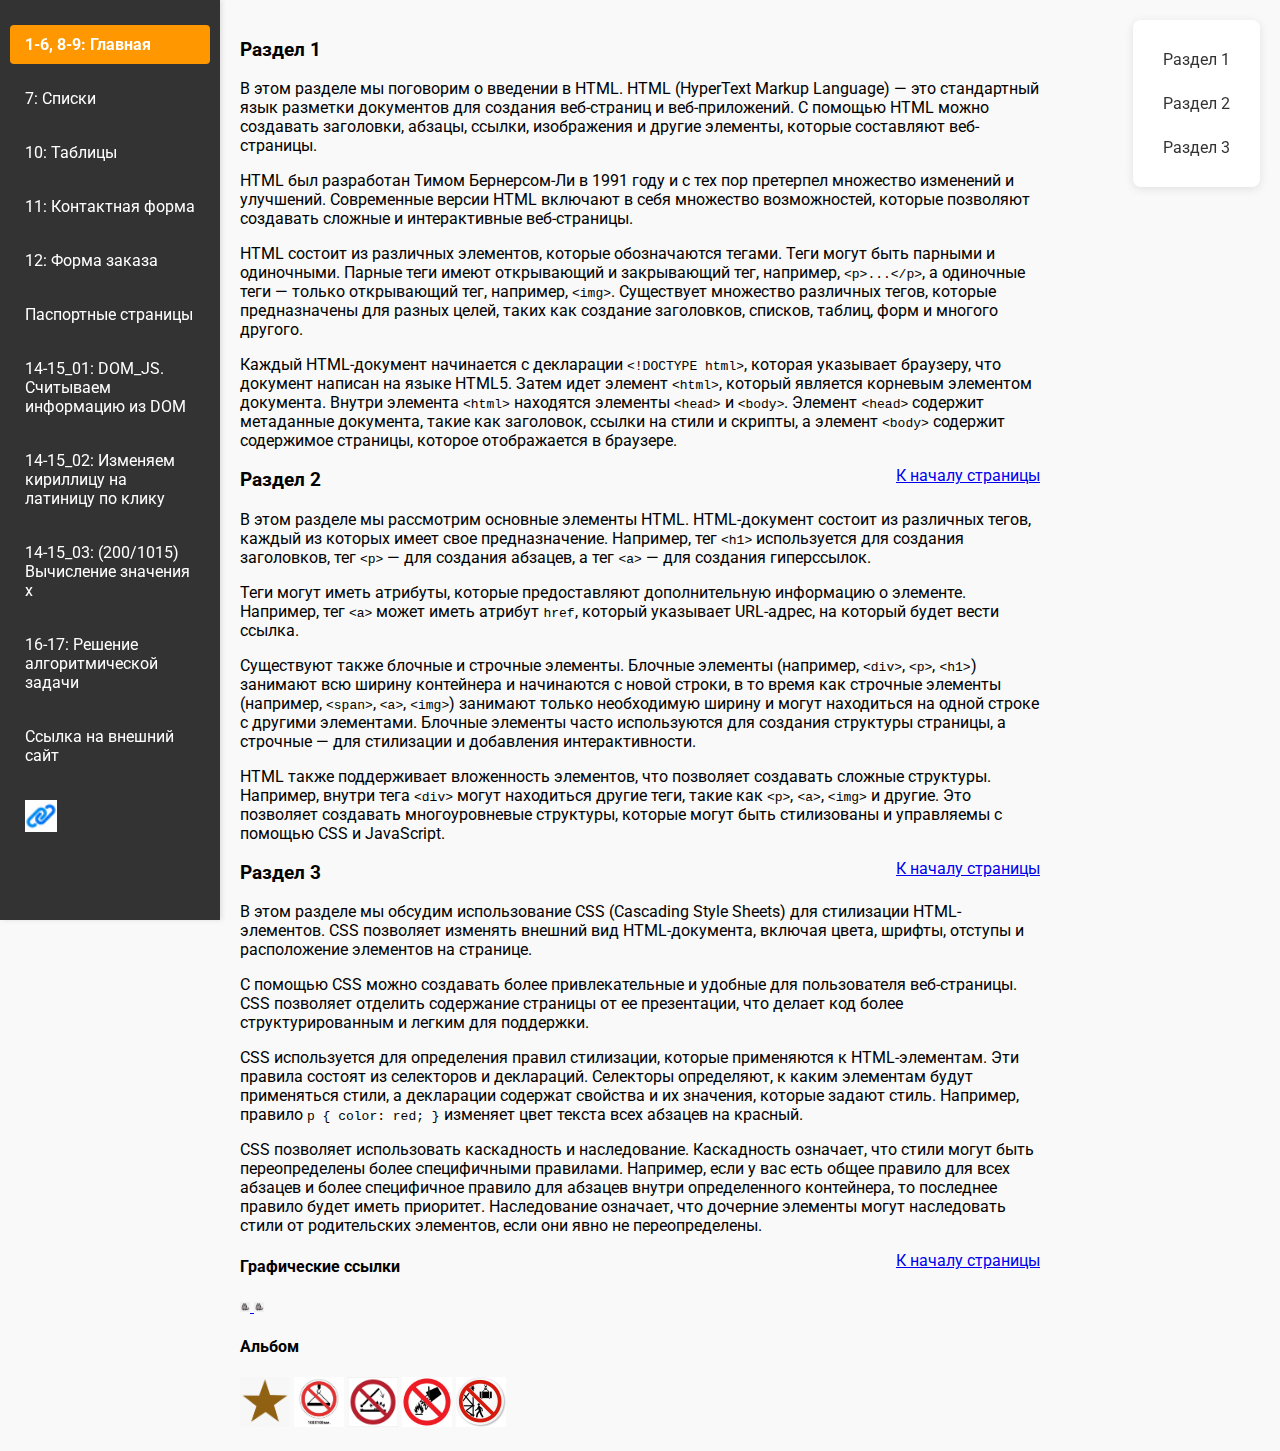
<file: index.html>
<!DOCTYPE html>
<html lang="ru">

<head>
    <!-- Устанавливаем кодировку документа как UTF-8 -->
    <meta charset="UTF-8">
    <!-- Заголовок страницы, который отображается в вкладке браузера -->
    <title>Гиперссылки и закладки</title>
    <!-- Подключаем файл стилей styles.css -->
    <link rel="stylesheet" href="styles.css">
    <!-- Подключаем шрифт Roboto с Google Fonts -->
    <link href="https://fonts.googleapis.com/css2?family=Roboto:wght@400;500;700&display=swap" rel="stylesheet">
    <!-- Подключаем файл скриптов script.js -->
    <script src="script.js"></script>
</head>

<body>
    <!-- Контейнер для меню навигации слева сверху -->
    <div class="nav-left-container"></div>

    <!-- Меню с разделами справа сверху -->
    <div class="nav-right">
        <ul>
            <!-- Гиперссылки на разделы страницы -->
            <li><a href="#section1">Раздел 1</a></li>
            <li><a href="#section2">Раздел 2</a></li>
            <li><a href="#section3">Раздел 3</a></li>
        </ul>
    </div>

    <div class="container">
        <!-- Первый раздел страницы с якорем id="section1" -->
        <h3 id="section1">Раздел 1</h3>
        <!-- Параграфы с информацией о HTML -->
        <p>В этом разделе мы поговорим о введении в HTML. HTML (HyperText Markup Language) — это стандартный язык
            разметки документов для создания веб-страниц и веб-приложений. С помощью HTML можно создавать заголовки,
            абзацы, ссылки, изображения и другие элементы, которые составляют веб-страницы.</p>
        <p>HTML был разработан Тимом Бернерсом-Ли в 1991 году и с тех пор претерпел множество изменений и улучшений.
            Современные версии HTML включают в себя множество возможностей, которые позволяют создавать сложные и
            интерактивные веб-страницы.</p>
        <p>HTML состоит из различных элементов, которые обозначаются тегами. Теги могут быть парными и одиночными.
            Парные теги имеют открывающий и закрывающий тег, например, <code>&lt;p&gt;...&lt;/p&gt;</code>, а одиночные
            теги — только открывающий тег, например, <code>&lt;img&gt;</code>. Существует множество различных тегов,
            которые предназначены для разных целей, таких как создание заголовков, списков, таблиц, форм и многого
            другого.</p>
        <p>Каждый HTML-документ начинается с декларации <code>&lt;!DOCTYPE html&gt;</code>, которая указывает браузеру,
            что документ написан на языке HTML5. Затем идет элемент <code>&lt;html&gt;</code>, который является корневым
            элементом документа. Внутри элемента <code>&lt;html&gt;</code> находятся элементы <code>&lt;head&gt;</code>
            и <code>&lt;body&gt;</code>. Элемент <code>&lt;head&gt;</code> содержит метаданные документа, такие как
            заголовок, ссылки на стили и скрипты, а элемент <code>&lt;body&gt;</code> содержит содержимое страницы,
            которое отображается в браузере.</p>
        <!-- Ссылка для возврата к началу страницы -->
        <a class="back-to-top" href="#top">К началу страницы</a>

        <!-- Второй раздел страницы с якорем id="section2" -->
        <h3 id="section2">Раздел 2</h3>
        <!-- Параграфы с информацией о элементах HTML -->
        <p>В этом разделе мы рассмотрим основные элементы HTML. HTML-документ состоит из различных тегов, каждый из
            которых имеет свое предназначение. Например, тег <code>&lt;h1&gt;</code> используется для создания
            заголовков, тег <code>&lt;p&gt;</code> — для создания абзацев, а тег <code>&lt;a&gt;</code> — для создания
            гиперссылок.</p>
        <p>Теги могут иметь атрибуты, которые предоставляют дополнительную информацию о элементе. Например, тег
            <code>&lt;a&gt;</code> может иметь атрибут <code>href</code>, который указывает URL-адрес, на который будет
            вести ссылка.
        </p>
        <p>Существуют также блочные и строчные элементы. Блочные элементы (например, <code>&lt;div&gt;</code>,
            <code>&lt;p&gt;</code>, <code>&lt;h1&gt;</code>) занимают всю ширину контейнера и начинаются с новой строки,
            в то время как строчные элементы (например, <code>&lt;span&gt;</code>, <code>&lt;a&gt;</code>,
            <code>&lt;img&gt;</code>) занимают только необходимую ширину и могут находиться на одной строке с другими
            элементами. Блочные элементы часто используются для создания структуры страницы, а строчные — для стилизации
            и добавления интерактивности.
        </p>
        <p>HTML также поддерживает вложенность элементов, что позволяет создавать сложные структуры. Например, внутри
            тега <code>&lt;div&gt;</code> могут находиться другие теги, такие как <code>&lt;p&gt;</code>,
            <code>&lt;a&gt;</code>, <code>&lt;img&gt;</code> и другие. Это позволяет создавать многоуровневые структуры,
            которые могут быть стилизованы и управляемы с помощью CSS и JavaScript.
        </p>
        <!-- Ссылка для возврата к началу страницы -->
        <a class="back-to-top" href="#top">К началу страницы</a>

        <!-- Третий раздел страницы с якорем id="section3" -->
        <h3 id="section3">Раздел 3</h3>
        <!-- Параграфы с информацией о CSS -->
        <p>В этом разделе мы обсудим использование CSS (Cascading Style Sheets) для стилизации HTML-элементов. CSS
            позволяет изменять внешний вид HTML-документа, включая цвета, шрифты, отступы и расположение элементов на
            странице.</p>
        <p>С помощью CSS можно создавать более привлекательные и удобные для пользователя веб-страницы. CSS позволяет
            отделить содержание страницы от ее презентации, что делает код более структурированным и легким для
            поддержки.</p>
        <p>CSS используется для определения правил стилизации, которые применяются к HTML-элементам. Эти правила состоят
            из селекторов и деклараций. Селекторы определяют, к каким элементам будут применяться стили, а декларации
            содержат свойства и их значения, которые задают стиль. Например, правило <code>p { color: red; }</code>
            изменяет цвет текста всех абзацев на красный.</p>
        <p>CSS позволяет использовать каскадность и наследование. Каскадность означает, что стили могут быть
            переопределены более специфичными правилами. Например, если у вас есть общее правило для всех абзацев и
            более специфичное правило для абзацев внутри определенного контейнера, то последнее правило будет иметь
            приоритет. Наследование означает, что дочерние элементы могут наследовать стили от родительских элементов,
            если они явно не переопределены.</p>
        <!-- Ссылка для возврата к началу страницы -->
        <a class="back-to-top" href="#top">К началу страницы</a>

        <!-- Раздел с графическими ссылками -->
        <h4>Графические ссылки</h4>
        <p>
            <!-- Гиперссылка на изображение с атрибутом target="_blank" для открытия в новой вкладке -->
            <a href="image.jpg" target="_blank">
                <img src="image.jpg" width="10" height="10" alt="Small Image">
            </a>
            <!-- Гиперссылка с JavaScript-обработчиком события onclick -->
            <a href="javascript:void(0);" onclick="showEnlargedImage()">
                <img src="image.jpg" width="10" height="10" alt="Enlarged Image">
            </a>
        </p>
        <!-- Контейнер для увеличенного изображения (пустой, будет использоваться скриптом) -->
        <div id="enlarged-img-container"></div>

        <!-- Раздел с альбомом изображений -->
        <h4>Альбом</h4>
        <div class="album">
            <!-- Гиперссылки на изображения с атрибутом target="_blank" для открытия в новой вкладке -->
            <a href="images/image1.jpg" target="_blank"><img src="images/image1.jpg" alt="Image 1"></a>
            <a href="images/image2.jpg" target="_blank"><img src="images/image2.jpg" alt="Image 2"></a>
            <a href="images/image3.jpg" target="_blank"><img src="images/image3.jpg" alt="Image 3"></a>
            <a href="images/image4.jpg" target="_blank"><img src="images/image4.jpg" alt="Image 4"></a>
            <a href="images/image5.jpg" target="_blank"><img src="images/image5.jpg" alt="Image 5"></a>
        </div>
    </div>
</body>

</html>
</file>
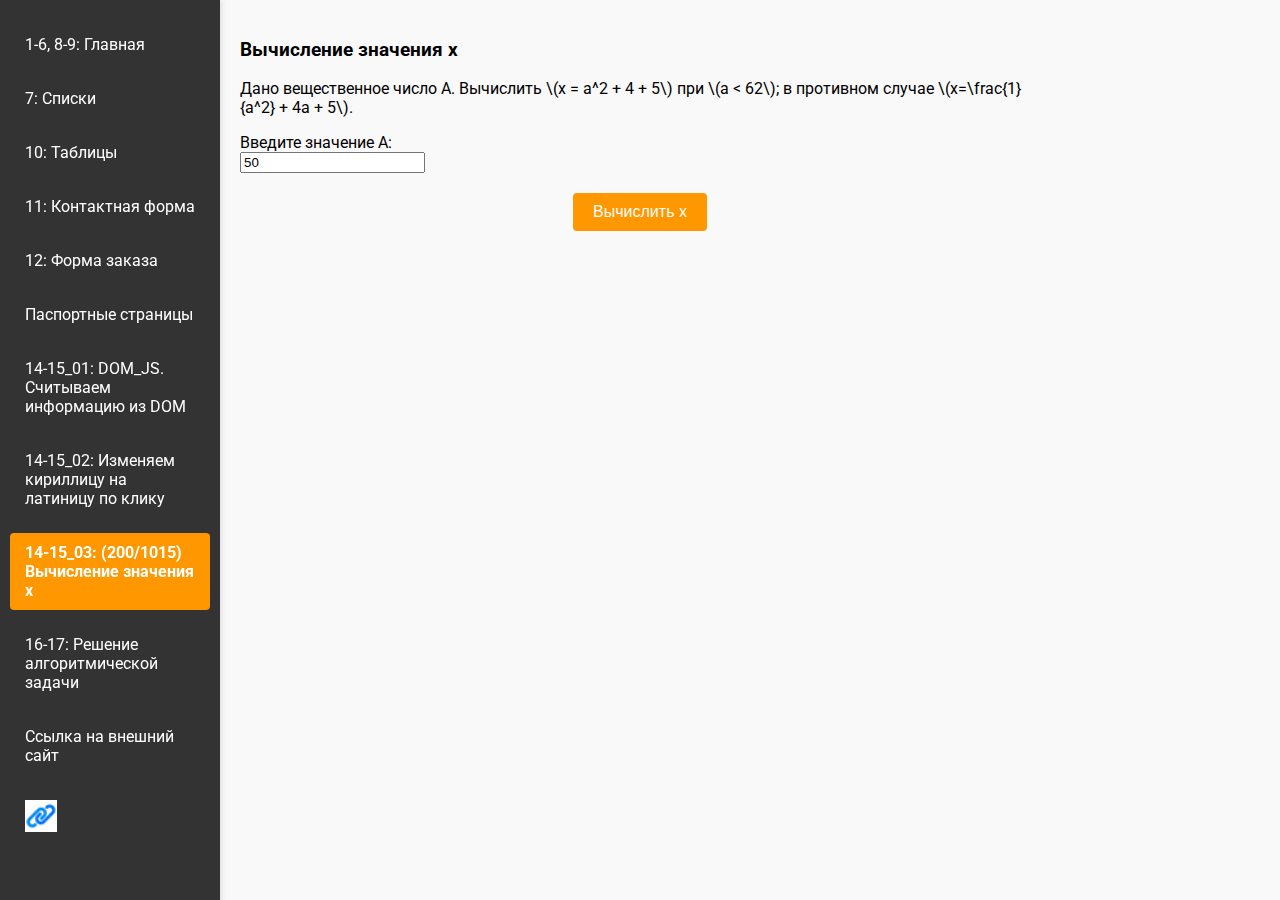
<file: calculate_x.html>
<!-- calculate_x.html -->
<!DOCTYPE html>
<html lang="ru">

<head>
    <!-- Устанавливаем кодировку документа как UTF-8 -->
    <meta charset="UTF-8">
    <!-- Заголовок страницы, который отображается в вкладке браузера -->
    <title>Вычисление значения x</title>
    <!-- Подключаем файл стилей styles.css -->
    <link rel="stylesheet" href="styles.css">
    <!-- Подключаем шрифт Roboto с Google Fonts -->
    <link href="https://fonts.googleapis.com/css2?family=Roboto:wght@400;500;700&display=swap" rel="stylesheet">
</head>

<body>
    <!-- Контейнер для меню навигации слева сверху -->
    <div class="nav-left-container"></div>

    <div class="container">
        <!-- Заголовок третьего уровня для раздела "Вычисление значения x" -->
        <h3>Вычисление значения x</h3>
        <!-- Описание задачи -->
        <p>Дано вещественное число A. Вычислить \(x = a^2 + 4 + 5\) при \(a < 62\); в противном случае \(x=\frac{1}{a^2}
                + 4a + 5\).</p>
                <!-- Форма для ввода значения A -->
                <form id="calc-form">
                    <!-- Поле ввода для значения A -->
                    <p><label>Введите значение A:<br> <input type="number" id="a-value" step="any" value="50"
                                required></label></p>
                    <!-- Кнопка для отправки формы и вычисления значения x -->
                    <button type="submit" class="centered-button">Вычислить x</button>
                </form>
                <!-- Параграф для отображения результата вычисления -->
                <p id="result" class="result"></p>
    </div>

    <!-- Подключаем файл скриптов script.js -->
    <script src="script.js"></script>
    <script>
        // Добавляем обработчик события 'submit' для формы
        document.getElementById('calc-form').addEventListener('submit', function (event) {
            // Предотвращаем отправку формы по умолчанию
            event.preventDefault();
            // Получаем значение A из поля ввода и преобразуем его в число с плавающей точкой
            const a = parseFloat(document.getElementById('a-value').value);
            // Переменная для хранения результата вычисления x
            let x;
            // Вычисляем значение x в зависимости от условия
            if (a < 62) {
                x = Math.pow(a, 2) + 4 + 5;
            } else {
                x = 1 / (Math.pow(a, 2)) + 4 * a + 5;
            }
            // Отображаем результат вычисления в элементе с id="result"
            document.getElementById('result').textContent = 'Результат: x = ' + x;
        });
    </script>
</body>

</html>
</file>
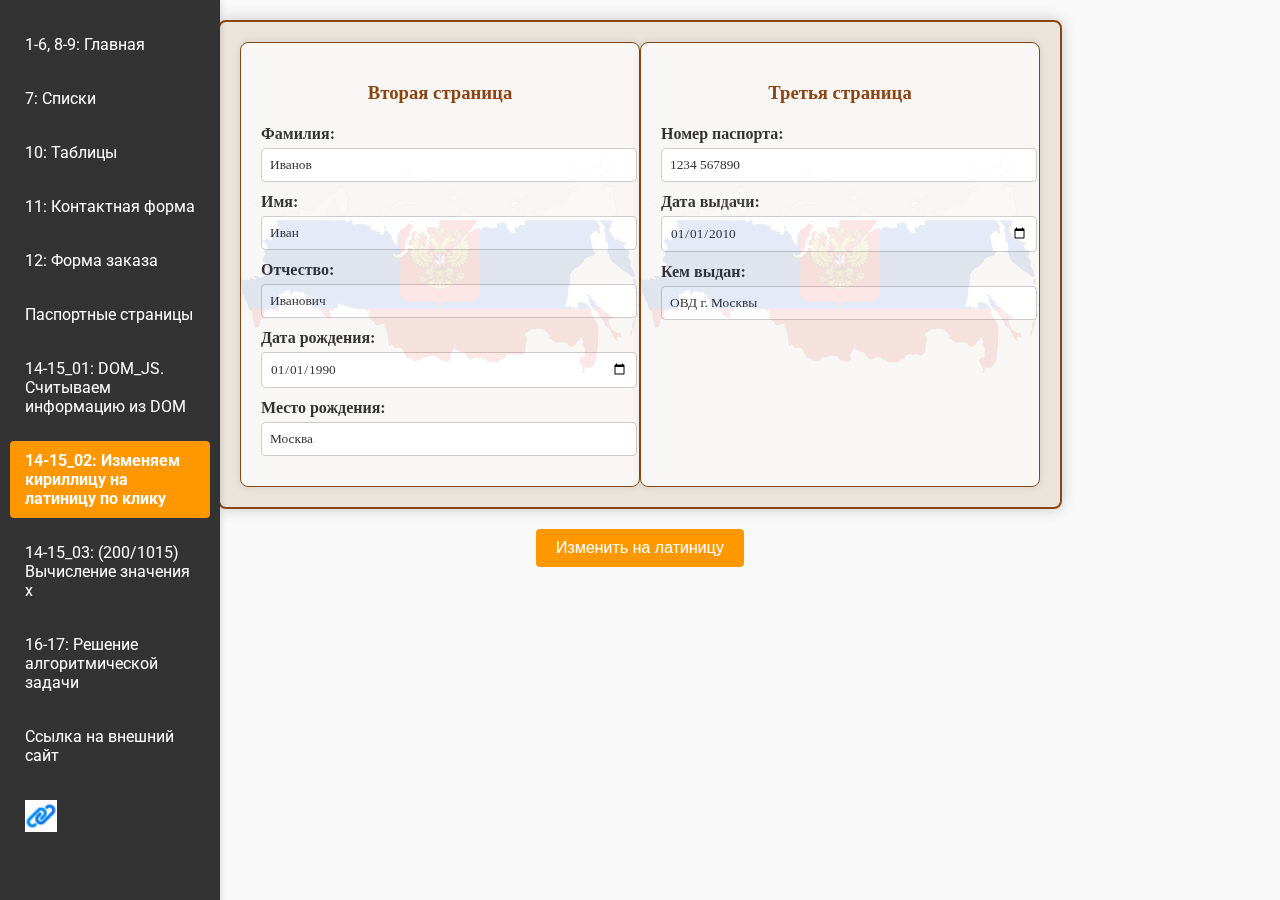
<file: change_cyr_to_lat.html>
<!-- change_cyr_to_lat.html -->
<!DOCTYPE html>
<html lang="ru">

<head>
    <!-- Устанавливаем кодировку документа как UTF-8 -->
    <meta charset="UTF-8">
    <!-- Заголовок страницы, который отображается в вкладке браузера -->
    <title>Изменяем кириллицу на латиницу по клику</title>
    <!-- Подключаем файл стилей styles.css -->
    <link rel="stylesheet" href="styles.css">
    <!-- Подключаем шрифт Roboto с Google Fonts -->
    <link href="https://fonts.googleapis.com/css2?family=Roboto:wght@400;500;700&display=swap" rel="stylesheet">
</head>

<body>
    <!-- Контейнер для меню навигации слева сверху -->
    <div class="nav-left-container"></div>

    <div class="container passport-container">
        <!-- Контейнер для второй страницы паспорта -->
        <div class="passport-page left-page">
            <!-- Заголовок третьего уровня для второй страницы паспорта -->
            <h3>Вторая страница</h3>
            <!-- Форма для ввода данных второй страницы паспорта -->
            <form>
                <!-- Поле ввода для фамилии -->
                <p><label>Фамилия:<br> <input type="text" id="surname" value="Иванов"></label></p>
                <!-- Поле ввода для имени -->
                <p><label>Имя:<br> <input type="text" id="name" value="Иван"></label></p>
                <!-- Поле ввода для отчества -->
                <p><label>Отчество:<br> <input type="text" id="patronymic" value="Иванович"></label></p>
                <!-- Поле ввода для даты рождения -->
                <p><label>Дата рождения:<br> <input type="date" id="birthdate" value="1990-01-01"></label></p>
                <!-- Поле ввода для места рождения -->
                <p><label>Место рождения:<br> <input type="text" id="birthplace" value="Москва"></label></p>
            </form>
        </div>
        <!-- Контейнер для третьей страницы паспорта -->
        <div class="passport-page right-page">
            <!-- Заголовок третьего уровня для третьей страницы паспорта -->
            <h3>Третья страница</h3>
            <!-- Форма для ввода данных третьей страницы паспорта -->
            <form>
                <!-- Поле ввода для номера паспорта -->
                <p><label>Номер паспорта:<br> <input type="text" id="passport-number" value="1234 567890"></label></p>
                <!-- Поле ввода для даты выдачи паспорта -->
                <p><label>Дата выдачи:<br> <input type="date" id="issue-date" value="2010-01-01"></label></p>
                <!-- Поле ввода для органа, выдавшего паспорт -->
                <p><label>Кем выдан:<br> <input type="text" id="issuer" value="ОВД г. Москвы"></label></p>
            </form>
        </div>
    </div>

    <!-- Кнопка для изменения текста на латиницу или кириллицу -->
    <button id="change-button" class="centered-button">Изменить на латиницу</button>

    <!-- Подключаем файл скриптов script.js -->
    <script src="script.js"></script>
    <script>
        // Функция для транслитерации текста
        function transliterate(word, direction) {
            // Словарь для перевода кириллицы в латиницу
            const cyrToLatMap = {
                'А': 'A', 'Б': 'B', 'В': 'V', 'Г': 'G', 'Д': 'D', 'Е': 'E', 'Ё': 'E', 'Ж': 'Zh', 'З': 'Z',
                'И': 'I', 'Й': 'Y', 'К': 'K', 'Л': 'L', 'М': 'M', 'Н': 'N', 'О': 'O', 'П': 'P', 'Р': 'R',
                'С': 'S', 'Т': 'T', 'У': 'U', 'Ф': 'F', 'Х': 'Kh', 'Ц': 'Ts', 'Ч': 'Ch', 'Ш': 'Sh', 'Щ': 'Shch',
                'Ы': 'Y', 'Э': 'E', 'Ю': 'Yu', 'Я': 'Ya', 'а': 'a', 'б': 'b', 'в': 'v', 'г': 'g', 'д': 'd',
                'е': 'e', 'ё': 'e', 'ж': 'zh', 'з': 'z', 'и': 'i', 'й': 'y', 'к': 'k', 'л': 'l', 'м': 'm',
                'н': 'n', 'о': 'o', 'п': 'p', 'р': 'r', 'с': 's', 'т': 't', 'у': 'u', 'ф': 'f', 'х': 'kh',
                'ц': 'ts', 'ч': 'ch', 'ш': 'sh', 'щ': 'shch', 'ы': 'y', 'э': 'e', 'ю': 'yu', 'я': 'ya'
            };

            // Создание словаря для перевода латиницы в кириллицу
            const latToCyrMap = Object.fromEntries(
                Object.entries(cyrToLatMap).map(([cyr, lat]) => [lat, cyr])
            );

            // Выбор нужного словаря в зависимости от направления перевода
            const map = direction === 'cyrToLat' ? cyrToLatMap : latToCyrMap;

            // Транслитерация текста
            return word.split('').map(char => map[char] || char).join('');
        }

        // Функция для смены текста и обновления кнопки
        function changeText() {
            // Массив с id полей ввода, которые нужно изменить
            const inputs = ['surname', 'name', 'patronymic', 'birthplace'];
            let direction = 'cyrToLat';

            // Проверка текущего состояния текста и определение направления перевода
            inputs.forEach(id => {
                const input = document.getElementById(id);
                if (/[А-Яа-яЁё]/.test(input.value)) {
                    direction = 'cyrToLat';
                } else {
                    direction = 'latToCyr';
                }
                // Изменение текста в поле ввода
                input.value = transliterate(input.value, direction);
            });

            // Обновление текста кнопки в зависимости от направления перевода
            const button = document.getElementById('change-button');
            if (direction === 'cyrToLat') {
                button.textContent = 'Изменить на кириллицу';
            } else {
                button.textContent = 'Изменить на латиницу';
            }
        }

        // Добавление обработчика события 'click' для кнопки
        document.getElementById('change-button').addEventListener('click', changeText);
    </script>
</body>

</html>
</file>
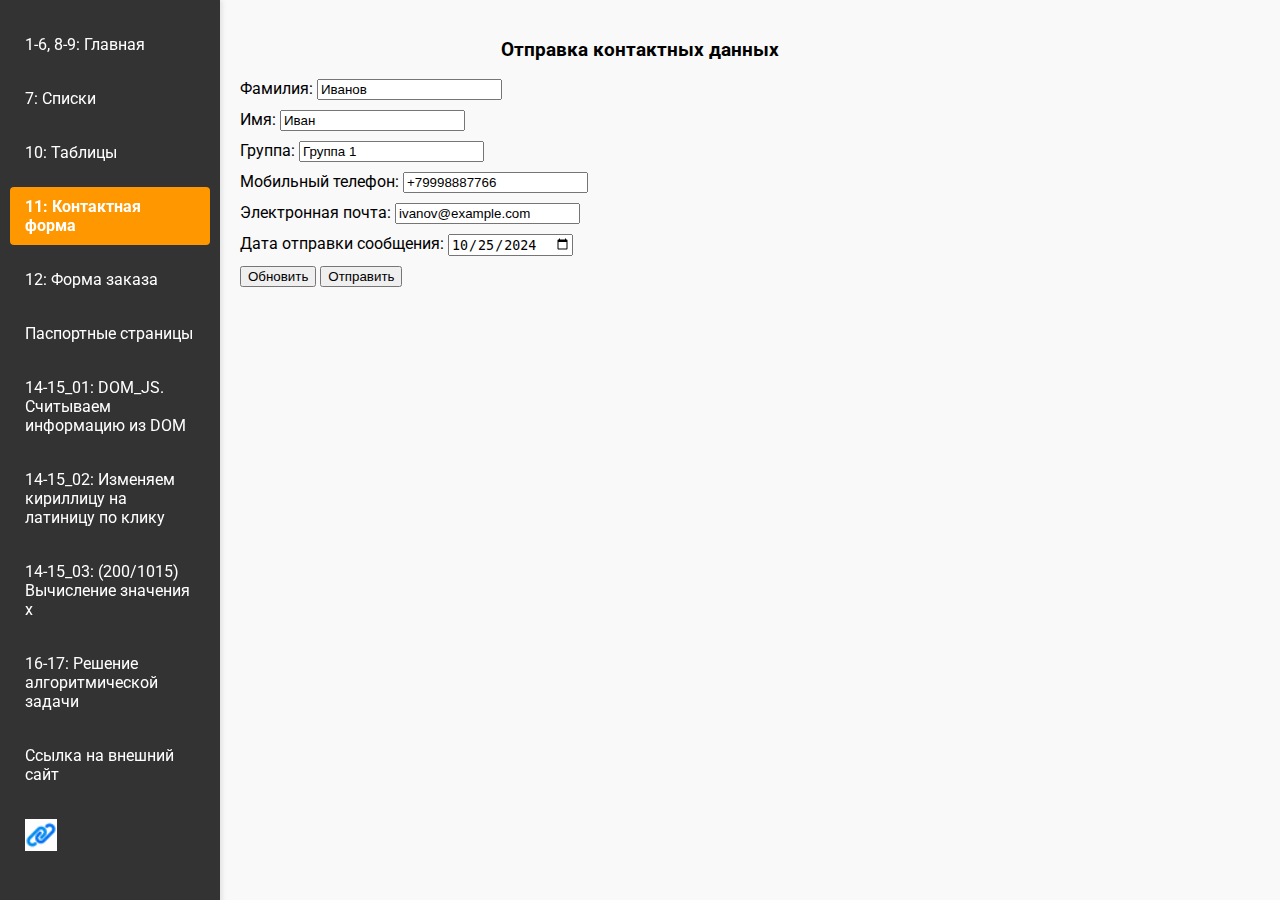
<file: contact_form.html>
<!-- contact_form.html -->
<!DOCTYPE html>
<html lang="ru">

<head>
    <!-- Устанавливаем кодировку документа как UTF-8 -->
    <meta charset="UTF-8">
    <!-- Заголовок страницы, который отображается в вкладке браузера -->
    <title>Отправка контактных данных</title>
    <!-- Подключаем файл стилей styles.css -->
    <link rel="stylesheet" href="styles.css">
    <!-- Подключаем шрифт Roboto с Google Fonts -->
    <link href="https://fonts.googleapis.com/css2?family=Roboto:wght@400;500;700&display=swap" rel="stylesheet">
    <!-- Подключаем файл скриптов script.js -->
    <script src="script.js"></script>
</head>

<body>
    <!-- Контейнер для меню навигации слева сверху -->
    <div class="nav-left-container"></div>

    <div class="container">
        <!-- Заголовок третьего уровня для раздела "Отправка контактных данных" -->
        <h3 align="center">Отправка контактных данных</h3>
        <!-- Форма для отправки контактных данных на сервер -->
        <form action="https://example.com/api/submit" method="GET" target="_self">
            <!-- Поле ввода для фамилии -->
            <p>Фамилия: <input type="text" name="last_name" size="20" value="Иванов" required></p>
            <!-- Поле ввода для имени -->
            <p>Имя: <input type="text" name="first_name" size="20" value="Иван" required></p>
            <!-- Поле ввода для группы -->
            <p>Группа: <input type="text" name="group" size="20" value="Группа 1" required></p>
            <!-- Поле ввода для мобильного телефона -->
            <p>Мобильный телефон: <input type="tel" name="phone" size="20" value="+79998887766" required></p>
            <!-- Поле ввода для электронной почты -->
            <p>Электронная почта: <input type="email" name="email" size="20" value="ivanov@example.com" required></p>
            <!-- Поле ввода для даты отправки сообщения -->
            <p>Дата отправки сообщения: <input type="date" name="submission_date" value="2024-10-25" required></p>
            <!-- Кнопки для сброса формы и отправки формы -->
            <p>
                <input type="reset" value="Обновить">
                <input type="submit" value="Отправить">
            </p>
        </form>
    </div>
</body>

</html>
</file>
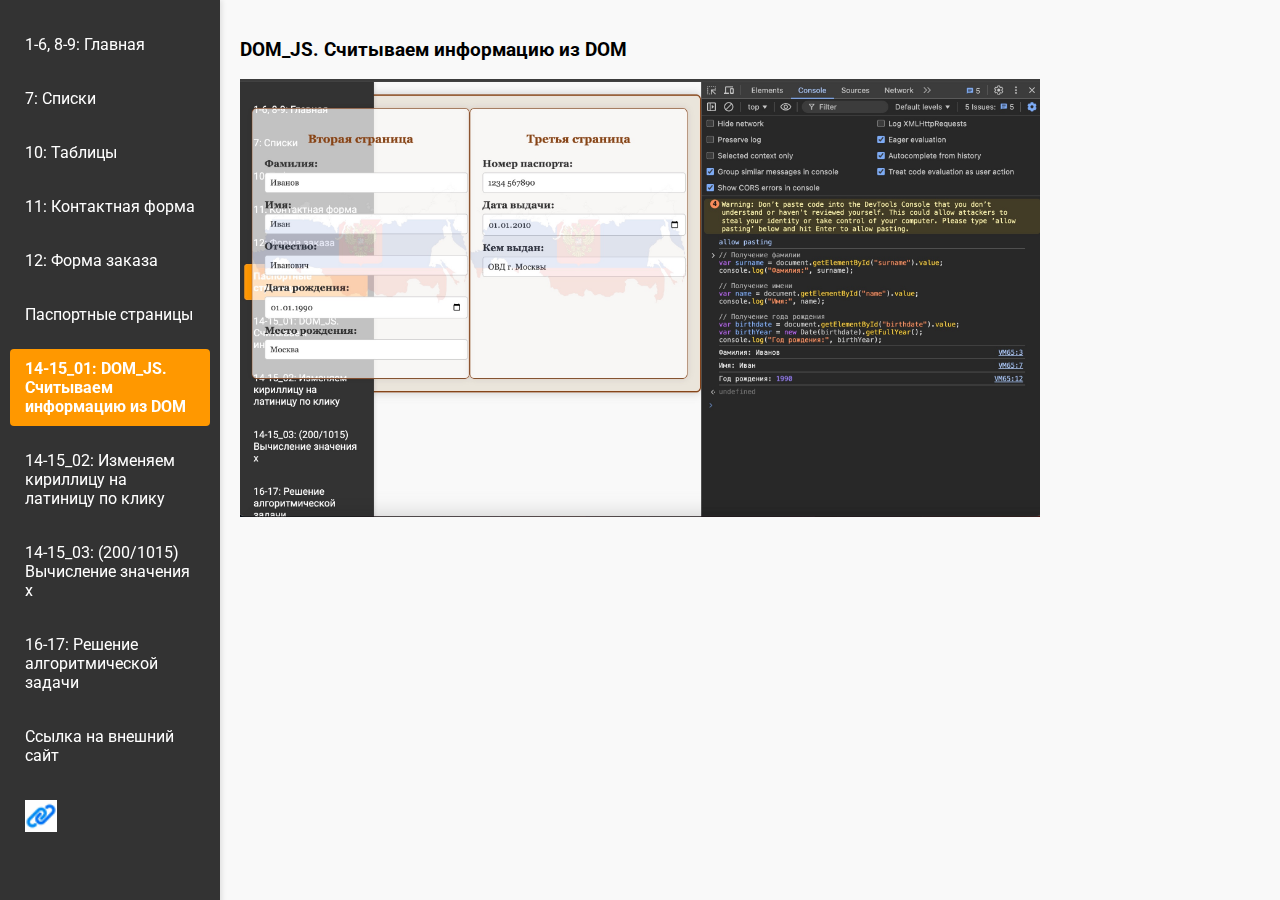
<file: dom_js.html>
<!-- dom_js.html -->
<!DOCTYPE html>
<html lang="ru">

<head>
    <!-- Устанавливаем кодировку документа как UTF-8 -->
    <meta charset="UTF-8">
    <!-- Заголовок страницы, который отображается в вкладке браузера -->
    <title>DOM_JS. Считываем информацию из DOM</title>
    <!-- Подключаем файл стилей styles.css -->
    <link rel="stylesheet" href="styles.css">
    <!-- Подключаем шрифт Roboto с Google Fonts -->
    <link href="https://fonts.googleapis.com/css2?family=Roboto:wght@400;500;700&display=swap" rel="stylesheet">
</head>

<body>
    <!-- Контейнер для меню навигации слева сверху -->
    <div class="nav-left-container"></div>

    <div class="container">
        <!-- Заголовок третьего уровня для раздела "DOM_JS. Считываем информацию из DOM" -->
        <h3>DOM_JS. Считываем информацию из DOM</h3>
        <!-- Изображение с описанием и классом "centered-image" для центрирования -->
        <img src="images/DOM_JS.jpeg" alt="DOM_JS. Считываем информацию из DOM" class="centered-image">
    </div>

    <!-- Подключаем файл скриптов script.js -->
    <script src="script.js"></script>
</body>

</html>
</file>
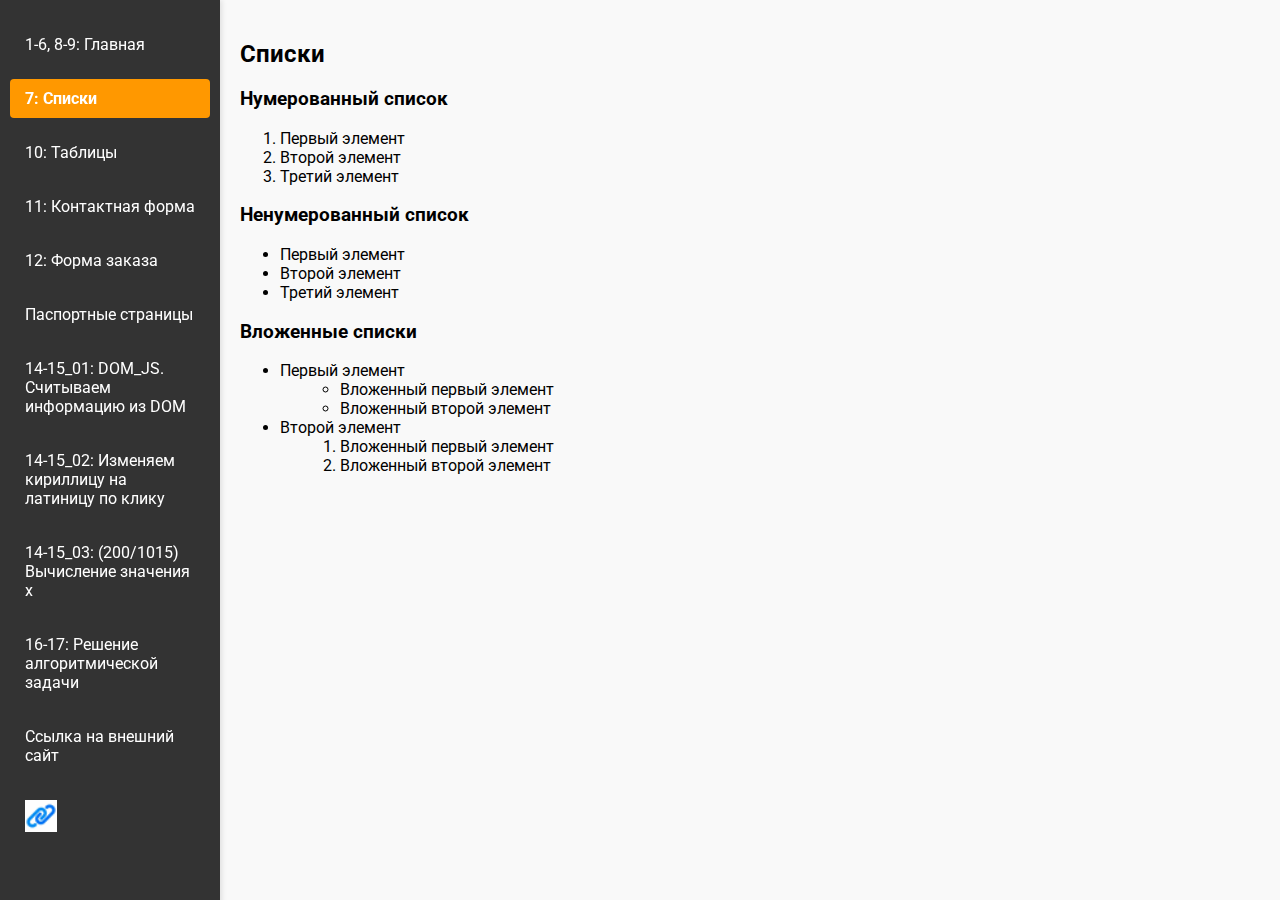
<file: lists.html>
<!-- lists.html -->
<!DOCTYPE html>
<html lang="ru">

<head>
    <!-- Устанавливаем кодировку документа как UTF-8 -->
    <meta charset="UTF-8">
    <!-- Заголовок страницы, который отображается в вкладке браузера -->
    <title>Фрагменты</title>
    <!-- Подключаем файл стилей styles.css -->
    <link rel="stylesheet" href="styles.css">
    <!-- Подключаем шрифт Roboto с Google Fonts -->
    <link href="https://fonts.googleapis.com/css2?family=Roboto:wght@400;500;700&display=swap" rel="stylesheet">
    <!-- Подключаем файл скриптов script.js -->
    <script src="script.js"></script>
</head>

<body>
    <!-- Контейнер для меню навигации слева сверху -->
    <div class="nav-left-container"></div>

    <div class="container">
        <!-- Заголовок второго уровня для раздела "Списки" -->
        <h2>Списки</h2>

        <!-- Заголовок третьего уровня для раздела "Нумерованный список" -->
        <h3>Нумерованный список</h3>
        <!-- Нумерованный список, элементы которого будут нумероваться автоматически -->
        <ol>
            <li>Первый элемент</li>
            <li>Второй элемент</li>
            <li>Третий элемент</li>
        </ol>

        <!-- Заголовок третьего уровня для раздела "Ненумерованный список" -->
        <h3>Ненумерованный список</h3>
        <!-- Ненумерованный список, элементы которого будут отмечены маркерами (точками) -->
        <ul>
            <li>Первый элемент</li>
            <li>Второй элемент</li>
            <li>Третий элемент</li>
        </ul>

        <!-- Заголовок третьего уровня для раздела "Вложенные списки" -->
        <h3>Вложенные списки</h3>
        <!-- Ненумерованный список с вложенными списками -->
        <ul>
            <li>Первый элемент
                <!-- Вложенный ненумерованный список внутри первого элемента -->
                <ul>
                    <li>Вложенный первый элемент</li>
                    <li>Вложенный второй элемент</li>
                </ul>
            </li>
            <li>Второй элемент
                <!-- Вложенный нумерованный список внутри второго элемента -->
                <ol>
                    <li>Вложенный первый элемент</li>
                    <li>Вложенный второй элемент</li>
                </ol>
            </li>
        </ul>
    </div>
</body>

</html>
</file>
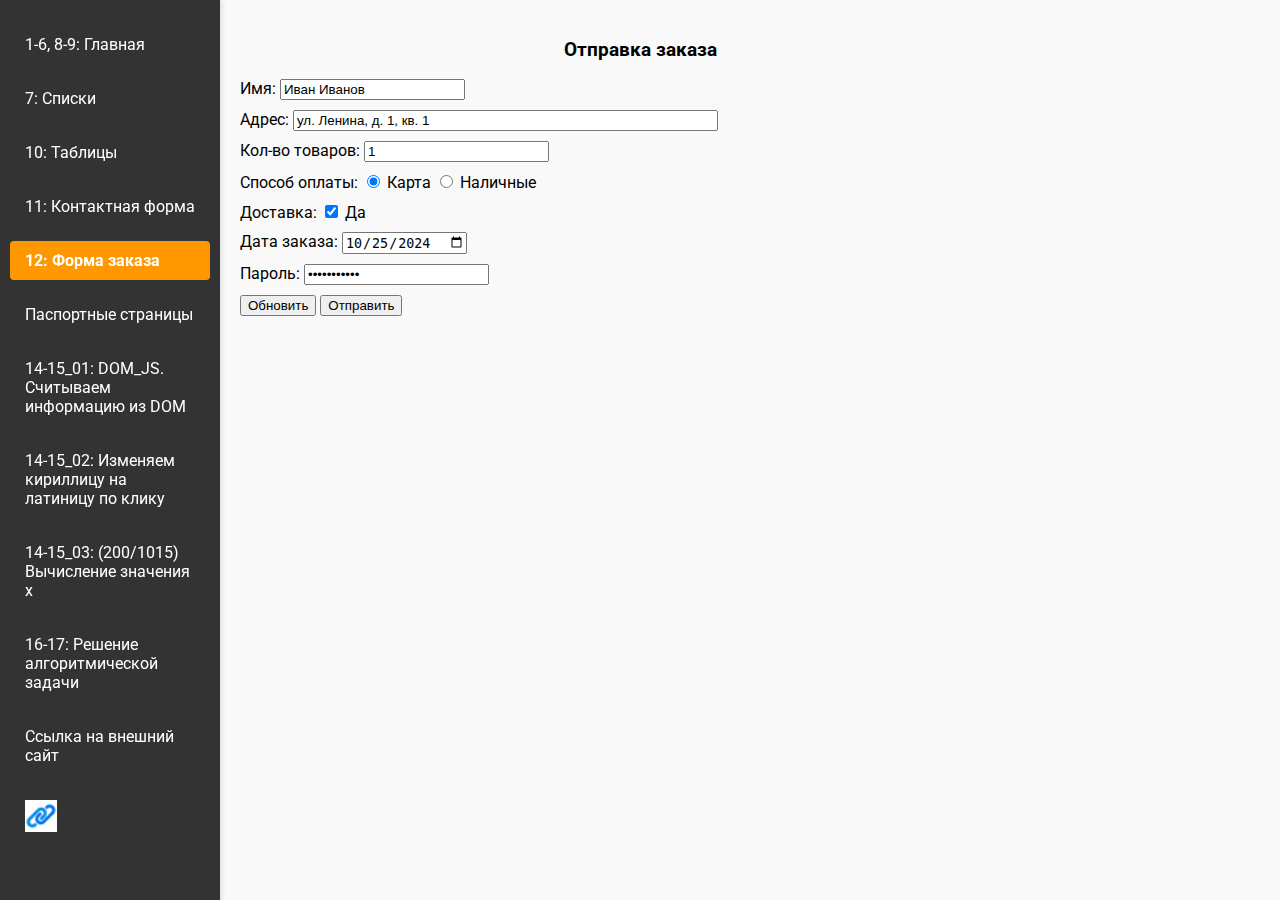
<file: order_form.html>
<!-- order_form.html -->
<!DOCTYPE html>
<html lang="ru">

<head>
    <!-- Устанавливаем кодировку документа как UTF-8 -->
    <meta charset="UTF-8">
    <!-- Заголовок страницы, который отображается в вкладке браузера -->
    <title>Отправка заказа</title>
    <!-- Подключаем файл стилей styles.css -->
    <link rel="stylesheet" href="styles.css">
    <!-- Подключаем шрифт Roboto с Google Fonts -->
    <link href="https://fonts.googleapis.com/css2?family=Roboto:wght@400;500;700&display=swap" rel="stylesheet">
    <!-- Подключаем файл скриптов script.js -->
    <script src="script.js"></script>
</head>

<body>
    <!-- Контейнер для меню навигации слева сверху -->
    <div class="nav-left-container"></div>

    <div class="container">
        <!-- Заголовок третьего уровня для раздела "Отправка заказа" -->
        <h3 align="center">Отправка заказа</h3>
        <!-- Форма для отправки заказа на сервер -->
        <form action="https://example.com/api/submit_order" method="GET" target="_self">
            <!-- Поле ввода для имени клиента -->
            <p>Имя: <input type="text" name="customer_name" size="20" value="Иван Иванов" required></p>
            <!-- Поле ввода для адреса клиента -->
            <p>Адрес: <input type="text" name="address" size="50" value="ул. Ленина, д. 1, кв. 1" required></p>
            <!-- Поле ввода для количества товаров -->
            <p>Кол-во товаров: <input type="number" name="quantity" value="1" required></p>
            <!-- Поля для выбора способа оплаты -->
            <p>Способ оплаты:
                <input type="radio" name="payment_method" value="card" checked> Карта
                <input type="radio" name="payment_method" value="cash"> Наличные
            </p>
            <!-- Поле для выбора необходимости доставки -->
            <p>Доставка:
                <input type="checkbox" name="delivery" value="yes" checked> Да
            </p>
            <!-- Поле для ввода даты заказа -->
            <p>Дата заказа: <input type="date" name="order_date" value="2024-10-25" required></p>
            <!-- Поле для ввода пароля -->
            <p>Пароль: <input type="password" name="password" value="password123" required></p>
            <!-- Скрытое поле для идентификатора заказа -->
            <input type="hidden" name="order_id" value="12345">
            <!-- Кнопки для сброса формы и отправки формы -->
            <p>
                <input type="reset" value="Обновить">
                <input type="submit" value="Отправить">
            </p>
        </form>
    </div>
</body>

</html>
</file>
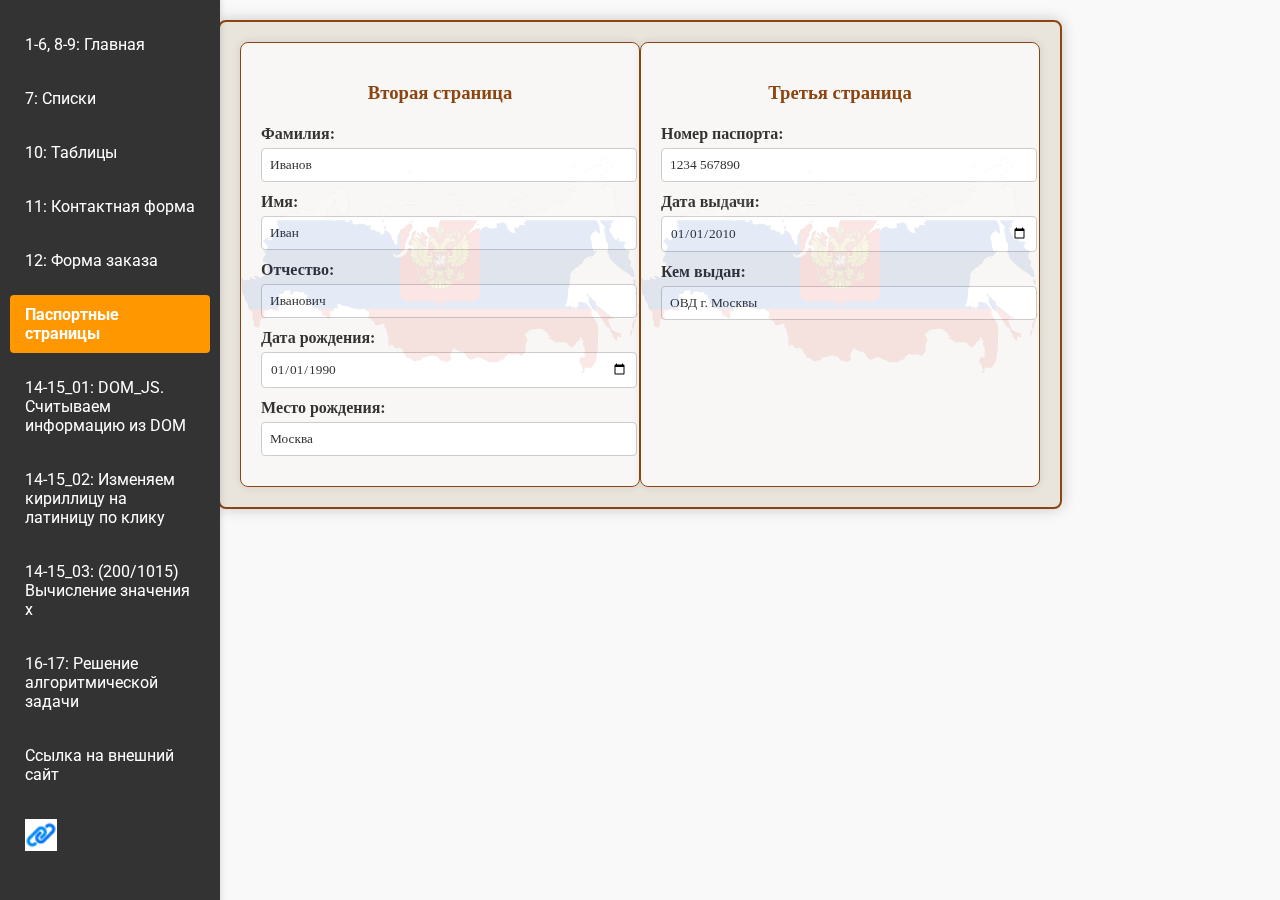
<file: passport_pages.html>
<!DOCTYPE html>
<html lang="ru">

<head>
    <!-- Устанавливаем кодировку документа как UTF-8 -->
    <meta charset="UTF-8">
    <!-- Заголовок страницы, который отображается в вкладке браузера -->
    <title>Паспортные страницы</title>
    <!-- Подключаем файл стилей styles.css -->
    <link rel="stylesheet" href="styles.css">
    <!-- Подключаем шрифт Roboto с Google Fonts -->
    <link href="https://fonts.googleapis.com/css2?family=Roboto:wght@400;500;700&display=swap" rel="stylesheet">
</head>

<body>
    <!-- Контейнер для меню навигации слева сверху -->
    <div class="nav-left-container"></div>

    <div class="container passport-container">
        <!-- Контейнер для второй страницы паспорта -->
        <div class="passport-page left-page">
            <!-- Заголовок третьего уровня для второй страницы паспорта -->
            <h3>Вторая страница</h3>
            <!-- Форма для ввода данных второй страницы паспорта -->
            <form>
                <!-- Поле ввода для фамилии -->
                <p><label>Фамилия:<br> <input type="text" id="surname" value="Иванов"></label></p>
                <!-- Поле ввода для имени -->
                <p><label>Имя:<br> <input type="text" id="name" value="Иван"></label></p>
                <!-- Поле ввода для отчества -->
                <p><label>Отчество:<br> <input type="text" value="Иванович"></label></p>
                <!-- Поле ввода для даты рождения -->
                <p><label>Дата рождения:<br> <input type="date" id="birthdate" value="1990-01-01"></label></p>
                <!-- Поле ввода для места рождения -->
                <p><label>Место рождения:<br> <input type="text" value="Москва"></label></p>
            </form>
        </div>
        <!-- Контейнер для третьей страницы паспорта -->
        <div class="passport-page right-page">
            <!-- Заголовок третьего уровня для третьей страницы паспорта -->
            <h3>Третья страница</h3>
            <!-- Форма для ввода данных третьей страницы паспорта -->
            <form>
                <!-- Поле ввода для номера паспорта -->
                <p><label>Номер паспорта:<br> <input type="text" value="1234 567890"></label></p>
                <!-- Поле ввода для даты выдачи паспорта -->
                <p><label>Дата выдачи:<br> <input type="date" value="2010-01-01"></label></p>
                <!-- Поле ввода для органа, выдавшего паспорт -->
                <p><label>Кем выдан:<br> <input type="text" value="ОВД г. Москвы"></label></p>
            </form>
        </div>
    </div>

    <!-- Подключаем файл скриптов script.js -->
    <script src="script.js"></script>
</body>

</html>
</file>
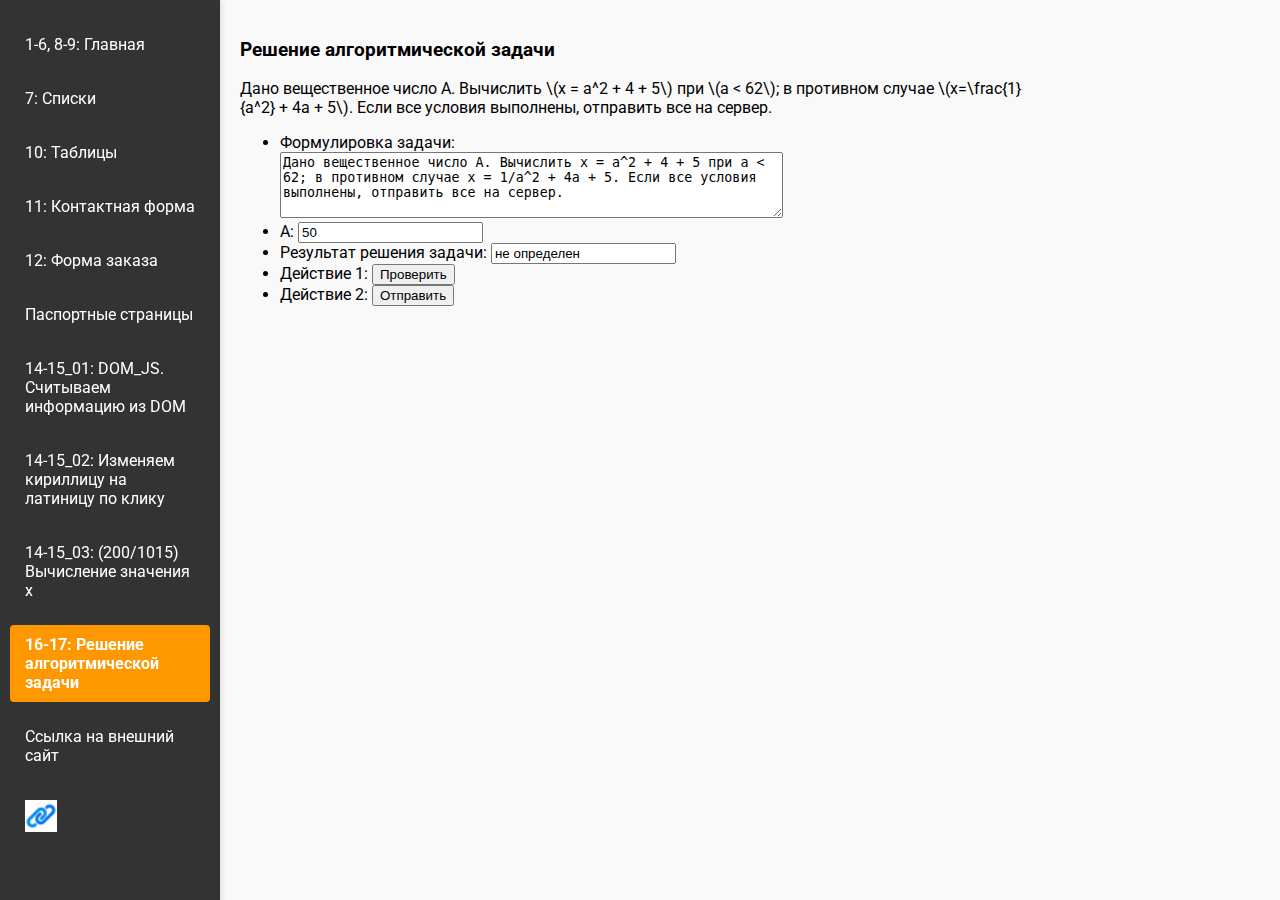
<file: solve_task.html>
<!-- solve_task.html -->
<!DOCTYPE html>
<html lang="ru">

<head>
    <!-- Устанавливаем кодировку документа как UTF-8 -->
    <meta charset="UTF-8">
    <!-- Заголовок страницы, который отображается в вкладке браузера -->
    <title>Решение алгоритмической задачи</title>
    <!-- Подключаем файл стилей styles.css -->
    <link rel="stylesheet" href="styles.css">
    <!-- Подключаем шрифт Roboto с Google Fonts -->
    <link href="https://fonts.googleapis.com/css2?family=Roboto:wght@400;500;700&display=swap" rel="stylesheet">
</head>

<body>
    <!-- Контейнер для меню навигации слева сверху -->
    <div class="nav-left-container"></div>

    <div class="container">
        <!-- Заголовок третьего уровня для раздела "Решение алгоритмической задачи" -->
        <h3>Решение алгоритмической задачи</h3>
        <!-- Параграф с формулировкой задачи -->
        <p name="formulation">Дано вещественное число A. Вычислить \(x = a^2 + 4 + 5\) при \(a < 62\); в противном
                случае \(x=\frac{1}{a^2} + 4a + 5\). Если все условия выполнены, отправить все на сервер.</p>
                <!-- Форма для ввода данных и отправки на сервер -->
                <form action="https://www.example.com/submit" id="taskForm" name="taskForm" target="_blank">
                    <ul>
                        <!-- Список элементов формы -->
                        <li>Формулировка задачи:<br>
                            <textarea cols="60" rows="4" id="task"
                                name="formulation">Дано вещественное число A. Вычислить x = a^2 + 4 + 5 при a < 62; в противном случае x = 1/a^2 + 4a + 5. Если все условия выполнены, отправить все на сервер.</textarea>
                        </li>
                        <!-- Поле ввода для числа A -->
                        <li>A: <input id="a" name="a" type="number" step="any" value="50"></li>
                        <!-- Поле для отображения результата решения задачи (только для чтения) -->
                        <li>Результат решения задачи: <input id="result" name="result" value="не определен" readonly>
                        </li>
                        <!-- Кнопка для проверки вычисления -->
                        <li>Действие 1: <input id="verify" type="button" value="Проверить"></li>
                        <!-- Кнопка для отправки данных на сервер -->
                        <li>Действие 2: <input id="send" type="button" value="Отправить"></li>
                    </ul>
                </form>
    </div>

    <!-- Подключаем файл скриптов script.js -->
    <script src="script.js"></script>
    <script>
        // Переменная для хранения результата вычисления
        let result;
        // Переменная для проверки выполнения вычисления
        let check;

        // Функция для проверки вычисления
        function verify() {
            // Получение значения числа A из поля ввода и преобразование его в число с плавающей точкой
            const a = parseFloat(document.getElementById('a').value);
            // Проверка, является ли введенное значение числом
            if (isNaN(a)) {
                alert("Введите корректное значение A");
                return;
            }

            // Вычисление значения x в зависимости от условия
            if (a < 62) {
                result = Math.pow(a, 2) + 4 + 5;
            } else {
                result = 1 / Math.pow(a, 2) + 4 * a + 5;
            }

            // Запись результата в поле вывода
            document.getElementById('result').value = result;
            // Установка флага, что проверка выполнена
            check = true;
        }

        // Функция для отправки данных на сервер
        function send() {
            // Проверка, выполнена ли проверка вычисления
            if (check) {
                // Отправка формы на сервер
                document.getElementById('taskForm').submit();
            } else {
                alert("Пожалуйста, сначала выполните проверку.");
            }
        }

        // Добавление обработчика события 'click' для кнопки "Проверить"
        const elementVerify = document.getElementById('verify');
        elementVerify.addEventListener('click', verify);

        // Добавление обработчика события 'click' для кнопки "Отправить"
        const elementSend = document.getElementById('send');
        elementSend.addEventListener('click', send);
    </script>
</body>

</html>
</file>
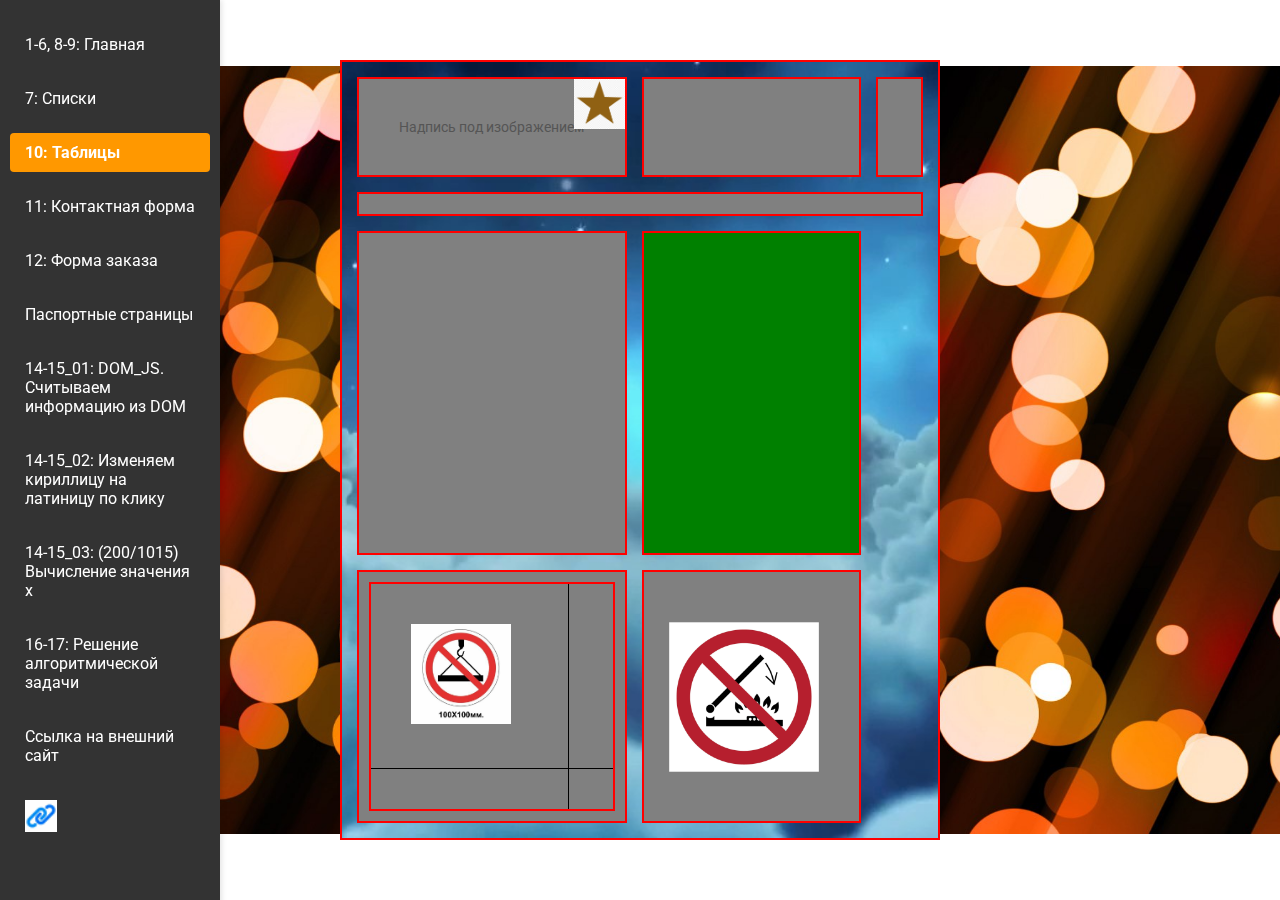
<file: tables_task.html>
<!-- tables_task.html -->
<!DOCTYPE html>
<html lang="ru">

<head>
    <!-- Устанавливаем кодировку документа как UTF-8 -->
    <meta charset="UTF-8">
    <!-- Заголовок страницы, который отображается в вкладке браузера -->
    <title>Таблицы, задание 2</title>
    <!-- Подключаем файл стилей styles.css -->
    <link rel="stylesheet" href="styles.css">
    <!-- Подключаем шрифт Roboto с Google Fonts -->
    <link href="https://fonts.googleapis.com/css2?family=Roboto:wght@400;500;700&display=swap" rel="stylesheet">
    <!-- Подключаем файл скриптов script.js -->
    <script src="script.js"></script>
</head>

<body class="tables-task-2">
    <!-- Контейнер для меню навигации слева сверху -->
    <div class="nav-left-container"></div>
    <div class="table-container">
        <!-- Основная таблица -->
        <table>
            <!-- Первый ряд таблицы -->
            <tr style="height: 100px;">
                <!-- Первая ячейка первого ряда -->
                <td style="width: 200px; position: relative;">
                    <!-- Ссылка на главную страницу с изображением внутри -->
                    <a href="index.html">
                        <img src="images/image1.jpg" alt="Изображение 1"
                            style="position: absolute; top: 0; right: 0; height: 50px; width: auto;">
                    </a>
                    <!-- Надпись под изображением -->
                    <div class="image-caption">Надпись под изображением</div>
                </td>
                <!-- Вторая ячейка первого ряда (пустая) -->
                <td></td>
                <!-- Третья ячейка первого ряда -->
                <td style="width: 200px;"></td>
            </tr>

            <!-- Второй ряд таблицы (объединенная ячейка) -->
            <tr style="height: 20px;">
                <td colspan="3"></td>
            </tr>

            <!-- Третий ряд таблицы -->
            <tr>
                <!-- Первая ячейка третьего ряда -->
                <td style="width: 400px; height: 300px;"></td>
                <!-- Вторая ячейка третьего ряда с зеленым фоном -->
                <td class="green-background"></td>
            </tr>

            <!-- Четвертый ряд таблицы -->
            <tr>
                <!-- Первая ячейка четвертого ряда -->
                <td>
                    <!-- Вложенная таблица -->
                    <table class="inner-table">
                        <!-- Первый ряд вложенной таблицы -->
                        <tr>
                            <!-- Первая ячейка первого ряда вложенной таблицы -->
                            <td>
                                <!-- Ссылка на страницу со списками с изображением внутри -->
                                <a href="lists.html">
                                    <img src="images/image2.jpg" alt="Изображение 2"
                                        style="padding: 20px; width: auto; height: 100px;">
                                </a>
                            </td>
                            <!-- Вторая ячейка первого ряда вложенной таблицы (пустая) -->
                            <td></td>
                        </tr>
                        <!-- Второй ряд вложенной таблицы -->
                        <tr>
                            <!-- Первая ячейка второго ряда вложенной таблицы (пустая) -->
                            <td></td>
                            <!-- Вторая ячейка второго ряда вложенной таблицы (пустая) -->
                            <td></td>
                        </tr>
                    </table>
                </td>
                <!-- Вторая ячейка четвертого ряда -->
                <td>
                    <!-- Ссылка на страницу с первым заданием по таблицам с изображением внутри -->
                    <a href="tables_task_1.html">
                        <img src="images/image3.jpg" alt="Изображение 3" class="right-aligned-image"
                            style="padding: 15px; width: auto; height: 150px;">
                    </a>
                </td>
            </tr>
        </table>
    </div>
</body>

</html>
</file>
<file: styles.css>
/* styles.css */

/* Основные стили для всех страниц */
body {
  /* Устанавливаем шрифт по умолчанию для всего документа */
  font-family: "Roboto", sans-serif;
  /* Убираем отступы и поля по умолчанию */
  margin: 0;
  padding: 0;
  /* Устанавливаем цвет фона для всего документа */
  background-color: #f9f9f9;
}

.container {
  /* Устанавливаем максимальную ширину контейнера */
  max-width: 800px;
  /* Центрируем контейнер по горизонтали */
  margin: 0 auto;
  /* Устанавливаем внутренний отступ */
  padding: 20px;
}

.nav-left-container {
  /* Фиксируем контейнер навигации слева сверху */
  position: fixed;
  top: 0;
  left: 0;
  /* Устанавливаем ширину и высоту контейнера */
  width: 200px;
  height: 100%;
  /* Устанавливаем цвет фона */
  background-color: #333;
  /* Устанавливаем внутренний отступ */
  padding: 10px;
  /* Добавляем тень */
  box-shadow: 2px 0 5px rgba(0, 0, 0, 0.1);
}

/* Стили для элементов навигации */
.nav-left ul {
  /* Убираем маркеры списка */
  list-style-type: none;
  /* Убираем внутренние отступы */
  padding: 0;
}

.nav-left ul li {
  /* Устанавливаем отступы между элементами списка */
  margin: 15px 0;
}

.nav-left ul li a {
  /* Устанавливаем цвет текста */
  color: #fff;
  /* Убираем подчеркивание ссылок */
  text-decoration: none;
  /* Устанавливаем внутренние отступы */
  padding: 10px 15px;
  /* Устанавливаем блоковый дисплей */
  display: block;
  /* Закругляем углы */
  border-radius: 4px;
  /* Добавляем плавный переход для фона и цвета текста */
  transition: background-color 0.3s, color 0.3s;
}

.nav-left ul li a:hover {
  /* Изменяем цвет фона и текста при наведении */
  background-color: #575757;
  color: #fff;
}

.nav-left ul li a.active {
  /* Устанавливаем цвет фона и текста для активного элемента */
  background-color: #ff9800;
  color: #fff;
}

/* Стили для index.html */
.nav-right {
  /* Фиксируем контейнер навигации справа сверху */
  position: fixed;
  top: 20px;
  right: 20px;
  /* Устанавливаем цвет фона */
  background-color: #fff;
  /* Устанавливаем внутренние отступы */
  padding: 15px;
  /* Закругляем углы */
  border-radius: 8px;
  /* Добавляем тень */
  box-shadow: 0 2px 10px rgba(0, 0, 0, 0.1);
}

.nav-right ul {
  /* Убираем маркеры и отступы списка */
  list-style-type: none;
  padding: 0;
  margin: 0;
}

.nav-right ul li {
  /* Устанавливаем отступы между элементами списка */
  margin: 5px 0;
}

.nav-right ul li a {
  /* Устанавливаем цвет текста */
  color: #333;
  /* Убираем подчеркивание ссылок */
  text-decoration: none;
  /* Устанавливаем внутренние отступы */
  padding: 10px 15px;
  /* Устанавливаем блоковый дисплей */
  display: block;
  /* Закругляем углы */
  border-radius: 4px;
  /* Добавляем плавный переход для фона и цвета текста */
  transition: background-color 0.3s, color 0.3s;
}

.nav-right ul li a:hover {
  /* Изменяем цвет фона и текста при наведении */
  background-color: #f0f0f0;
  color: #000;
}

.back-to-top {
  /* Выравниваем элемент по правой стороне */
  float: right;
  /* Устанавливаем левый отступ */
  margin-left: 10px;
}

.album img {
  /* Устанавливаем размеры изображений в альбоме */
  width: 50px;
  height: 50px;
}

.centered-image {
  /* Центрируем изображение */
  display: block;
  margin-left: auto;
  margin-right: auto;
}

.image-caption {
  /* Стили для подписей под изображениями */
  text-align: center;
  font-size: 14px;
  color: #555;
}

.enlarged-image {
  /* Устанавливаем размеры для увеличенных изображений */
  width: 200px;
  height: 200px;
}

.nav-image {
  /* Устанавливаем размеры изображений в навигации */
  width: 32px;
  height: 32px;
  /* Выравниваем изображение по вертикали */
  vertical-align: middle;
}

/* Центрирование изображения */
.centered-image {
  display: block;
  margin-left: auto;
  margin-right: auto;
  max-width: 100%;
  height: auto;
}

/* Центрирование кнопки */
.centered-button {
  /* Центрируем кнопку */
  display: block;
  margin: 20px auto;
  /* Устанавливаем внутренние отступы */
  padding: 10px 20px;
  /* Устанавливаем цвет фона и текста */
  background-color: #ff9800;
  color: #fff;
  /* Убираем границу */
  border: none;
  /* Закругляем углы */
  border-radius: 4px;
  /* Устанавливаем указатель курсора */
  cursor: pointer;
  /* Устанавливаем размер шрифта */
  font-size: 16px;
  /* Добавляем плавный переход для фона */
  transition: background-color 0.3s;
}

.centered-button:hover {
  /* Изменяем цвет фона при наведении */
  background-color: #e68a00;
}

/* Стили для результата */
.result {
  /* Устанавливаем размер и стиль шрифта для результата */
  font-size: 18px;
  font-weight: bold;
  margin-top: 20px;
  text-align: center;
}

/* Стили для contact_form.html */
form p {
  /* Устанавливаем отступы между параграфами */
  margin: 10px 0;
}

/* Стили для lists.html */
ol,
ul {
  /* Устанавливаем отступы для списков */
  margin: 10px 0;
}

ol ul,
ul ul,
ul ol,
ol ol {
  /* Устанавливаем отступы для вложенных списков */
  margin: 0 0 0 20px;
}

/* Стили для tables_task.html */
body.tables-task-2 {
  /* Устанавливаем фон с изображением для страницы */
  background: url("images/background.jpg") no-repeat center center fixed;
  background-size: 1366px 768px;
}

.table-container {
  /* Центрируем таблицу по вертикали и горизонтали */
  display: flex;
  justify-content: center;
  align-items: center;
  height: 100vh;
}

table {
  /* Устанавливаем размеры и фон для таблицы */
  width: 600px;
  background: url("images/background_table.jpg") no-repeat center center;
  background-size: cover;
  /* Разделяем границы ячеек */
  border-collapse: separate;
  border-spacing: 15px;
  /* Устанавливаем цвет границы */
  border: 2px solid red;
}

table td,
table th {
  /* Устанавливаем цвет и отступы для ячеек таблицы */
  border: 2px solid red;
  padding: 10px;
  background-color: gray;
}

.centered {
  /* Центрирование текста */
  text-align: center;
}

.green-background {
  /* Устанавливаем зеленый фон для ячеек */
  background-color: green;
}

.inner-table {
  /* Устанавливаем размеры и стиль для вложенных таблиц */
  width: 100%;
  height: 100%;
  border-collapse: collapse;
}

.inner-table td {
  /* Устанавливаем цвет и отступы для ячеек вложенных таблиц */
  border: 1px solid black;
  padding: 20px;
  background-color: gray;
}

.image-cell img {
  /* Центрируем изображение */
  display: block;
  margin-left: auto;
  margin-right: auto;
}

.right-aligned-image {
  /* Выравниваем изображение по правой стороне */
  float: right;
  margin-right: 15px;
}

.nav-link.active {
  /* Выделяем активную ссылку в навигации */
  font-weight: bold;
  color: red;
}

/* Стили для страницы паспорта */
.passport-container {
  /* Разделяем страницы паспорта и устанавливаем фон */
  display: flex;
  justify-content: space-between;
  background-color: #eae5dc;
  padding: 20px;
  border: 2px solid #8b4513;
  border-radius: 8px;
  margin-top: 20px;
  box-shadow: 0 0 15px rgba(0, 0, 0, 0.2);
}

.passport-page {
  /* Устанавливаем размеры и стиль для страниц паспорта */
  width: 48%;
  background-color: rgba(255, 255, 255, 0.7);
  padding: 20px;
  box-shadow: 0 0 10px rgba(0, 0, 0, 0.1);
  border-radius: 8px;
  border: 1px solid #8b4513;
  position: relative;
}

.passport-page::before {
  /* Добавляем водяной знак на страницы паспорта */
  content: "";
  position: absolute;
  top: 0;
  left: 0;
  width: 100%;
  height: 100%;
  background: url("images/passport-watermark_2.png") center center no-repeat;
  background-size: contain;
  opacity: 0.1;
  pointer-events: none;
}

.passport-page h3 {
  /* Устанавливаем стиль заголовка страниц паспорта */
  text-align: center;
  margin-bottom: 20px;
  color: #8b4513;
  font-family: "Georgia", serif;
}

.passport-page form p {
  /* Устанавливаем отступы между параграфами формы */
  margin: 10px 0;
}

.passport-page form label {
  /* Устанавливаем стиль для меток формы */
  font-weight: bold;
  color: #333;
  font-family: "Georgia", serif;
}

.passport-page form input {
  /* Устанавливаем стиль для полей ввода формы */
  width: 100%;
  padding: 8px;
  border: 1px solid #ccc;
  border-radius: 4px;
  margin-top: 5px;
  background-color: #fff;
  font-family: "Georgia", serif;
  color: #333;
}

.passport-page form input[readonly] {
  /* Устанавливаем стиль для полей ввода только для чтения */
  background-color: #f9f9f9;
  color: #555;
}
</file>
